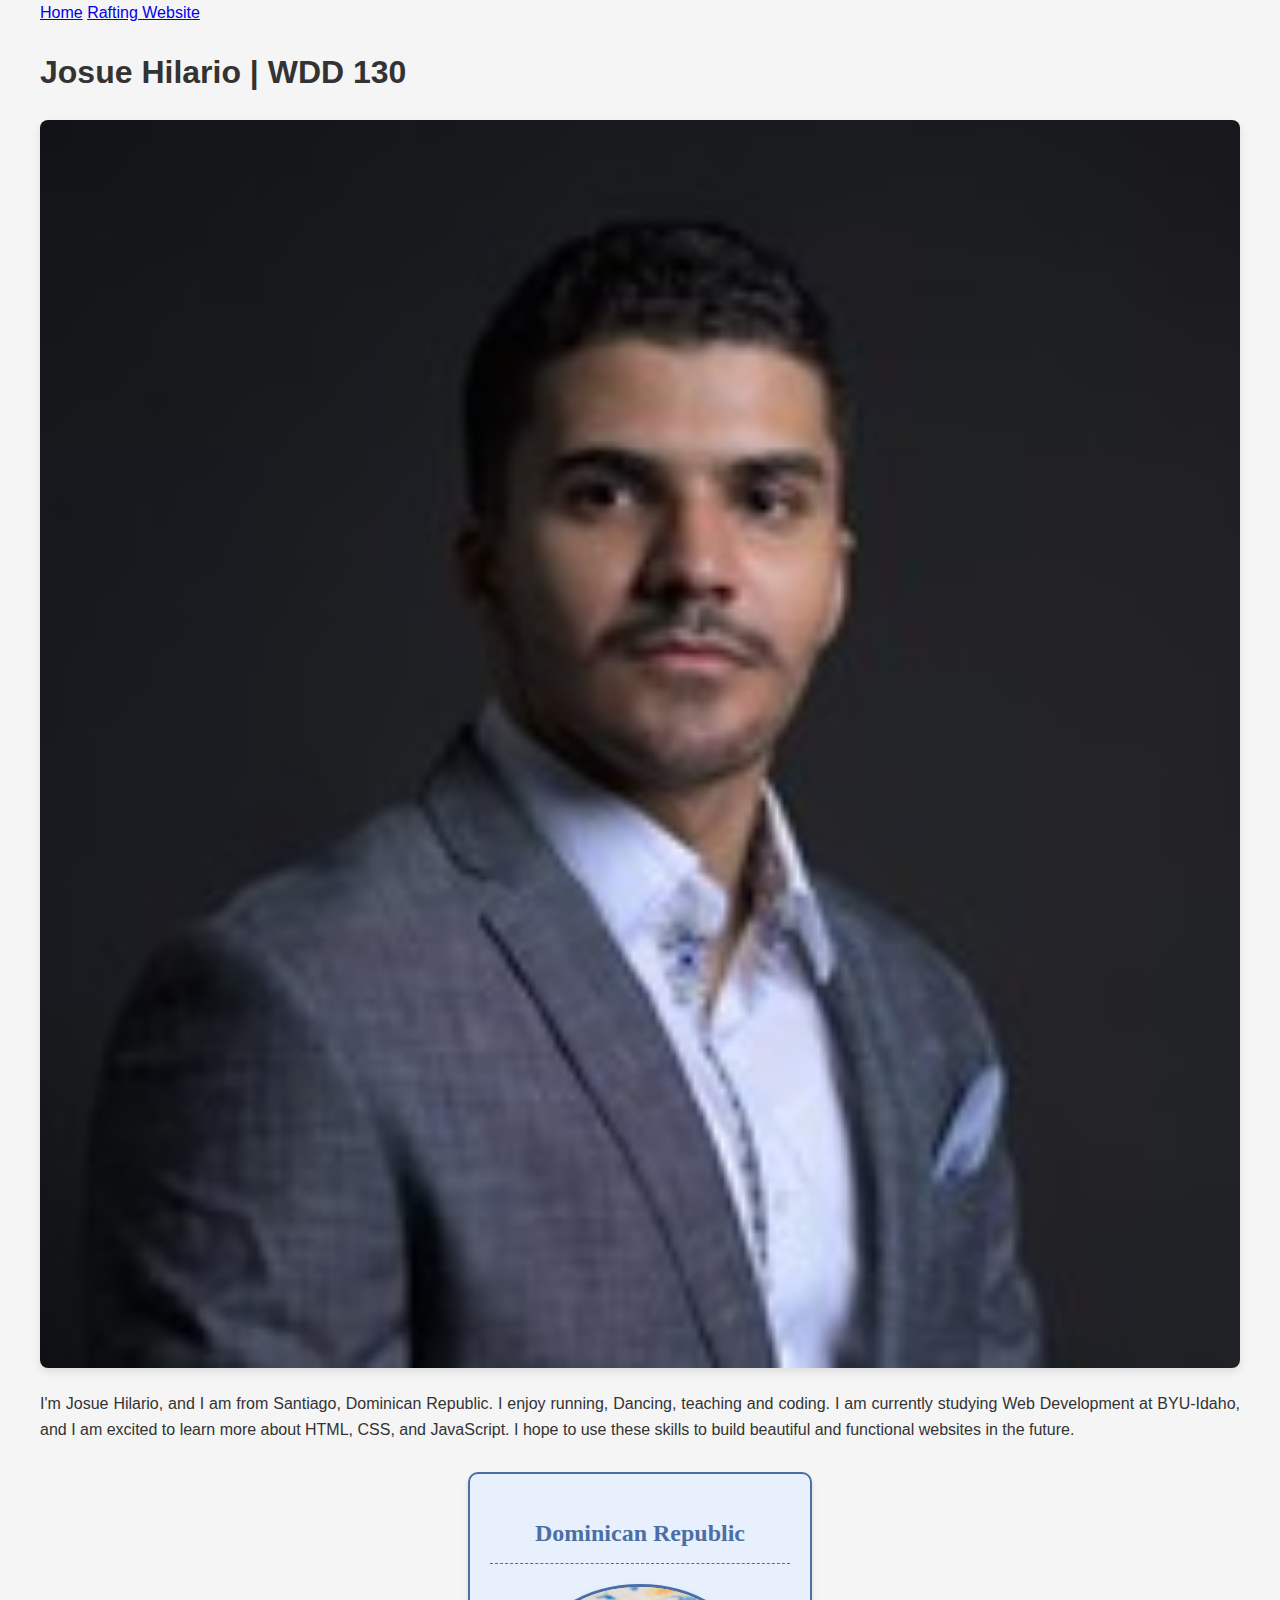
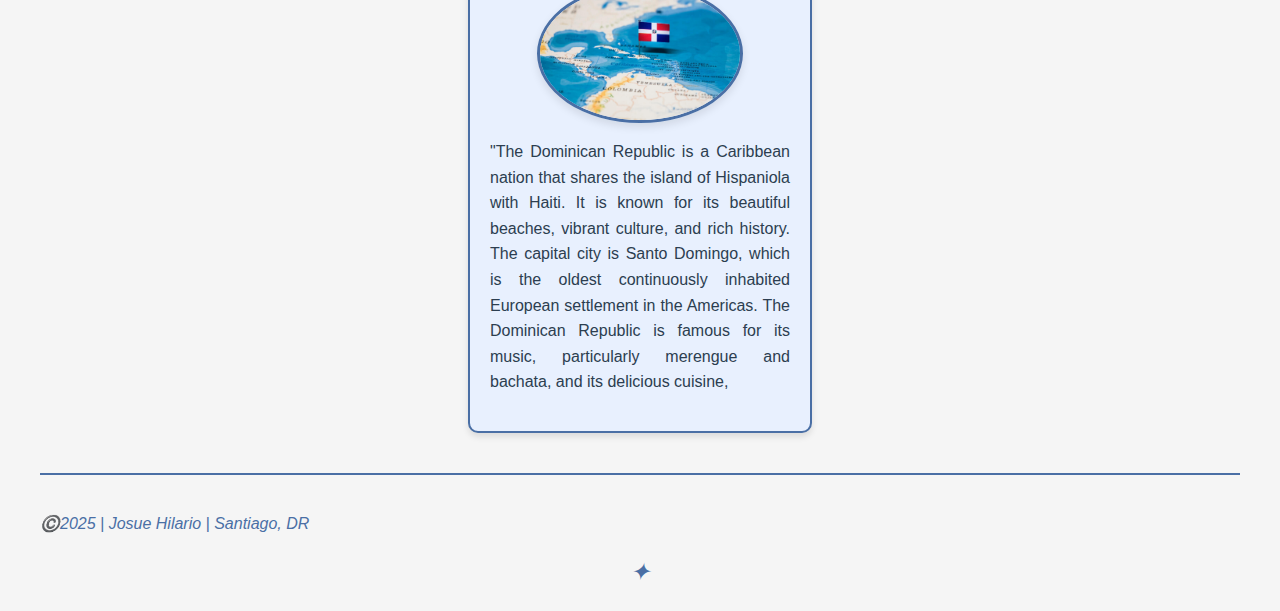
<file: index.html>
<!DOCTYPE html>
<html lang="en-US">
  <head>
    <meta charset="UTF-8">
    <meta name="viewport" content="width=device-width, initial-scale=1.0">
    <title>Josue Hilario | WDD 130</title>
    <link rel="stylesheet" href="styles.css">
    <meta name="description" content="Josue Hilario's BYU-Idaho WDD 130 course home page"/>
    <meta name="author" content="Josue Hilario"/>
  </head>
  
  <body>
<header>
    <nav>
        <a href="#">Home</a>
        <a href="wwr/">Rafting Website</a>

    </nav>
</header>
<main>
    <h1>Josue Hilario | WDD 130</h1>
    <img src="images/josue07.jpg" alt="Josue Hilario" width="200">
    <p>
      I'm Josue Hilario, and I am from Santiago, Dominican Republic. I enjoy running, Dancing, teaching and coding. 
      I am currently studying Web Development at BYU-Idaho, and I am excited to learn more about HTML, CSS, 
      and JavaScript. I hope to use these skills to build beautiful and functional websites in the future.
    </p>
<aside>
      <h2>Dominican Republic</h2>
      <img src="images/Dominican Republic.jpg" alt="Dominican Republic">
      <p>
        "The Dominican Republic is a Caribbean nation that shares the island of Hispaniola with Haiti. 
        It is known for its beautiful beaches, vibrant culture, and rich history. The capital city is Santo Domingo, 
        which is the oldest continuously inhabited European settlement in the Americas.
        The Dominican Republic is famous for its music, particularly merengue and bachata, and its delicious cuisine,
      </p>
    </aside>
<footer>
    <p>©️2025 | Josue Hilario | Santiago, DR</p>
</footer>
  </body>
</html>
</file>
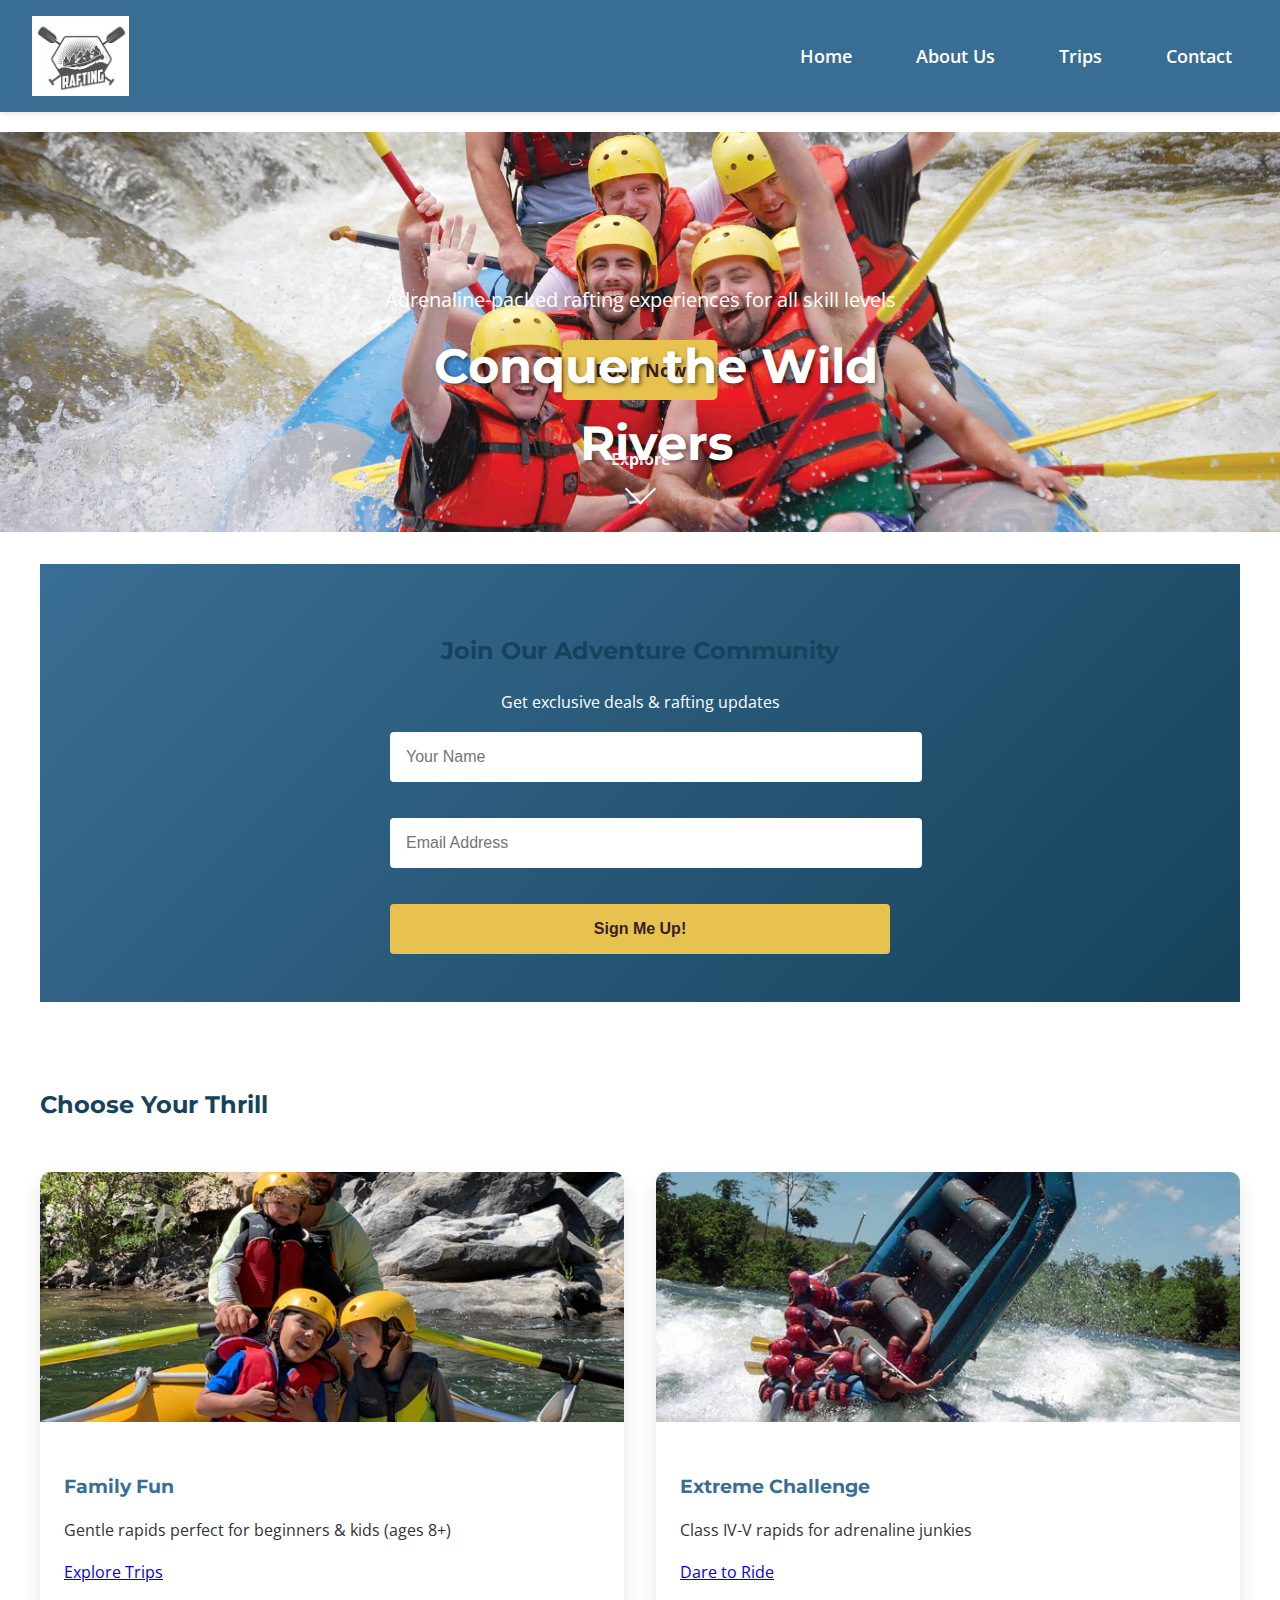
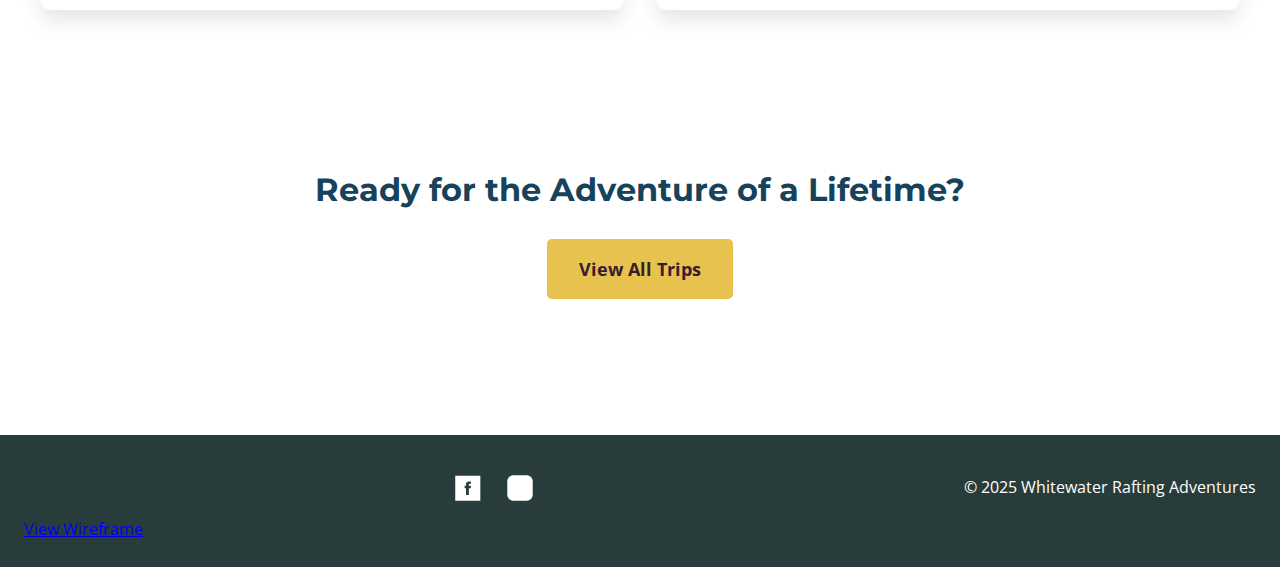
<file: wwr/index.html>
<!DOCTYPE html>
<html lang="en">
<head>
  <meta charset="UTF-8" />
  <meta name="viewport" content="width=device-width, initial-scale=1.0" />
  <title>Epic Whitewater Rafting | Home</title>
  <meta name="description" content="Experience the thrill of Idaho's wildest rapids. Book your adventure today!" />
  <link rel="stylesheet" href="styles/rafting.css" />
  <link href="https://fonts.googleapis.com/css2?family=Montserrat:wght@400;700&family=Open+Sans:wght@400;600&display=swap" rel="stylesheet">
</head>
<body>
  <header>
    <img src="images/logo.png" alt="Rafting Company Logo" class="logo" />
    <nav>
      <ul class="nav-links">
        <li><a href="index.html">Home</a></li>
        <li><a href="about.html">About Us</a></li>
        <li><a href="trips.html">Trips</a></li>
        <li><a href="contact.html">Contact</a></li>
      </ul>
    </nav>
  </header>

  <main>
    <section class="hero">
      <img src="images/hero-fallback.jpg" alt="Rafting Adventure" />
      <div class="hero-content">
        <h1>Conquer the Wild Rivers</h1>
        <p>Adrenaline-packed rafting experiences for all skill levels</p>
        <a href="trips.html" class="cta-button pulse">Book Now</a>
      </div>
      <div class="scroll-down">
        <span>Explore</span>
        <div class="arrow"></div>
      </div>
    </section>

    <div class="container">
      <section class="newsletter-signup">
        <h2>Join Our Adventure Community</h2>
        <p>Get exclusive deals & rafting updates</p>
        <form class="newsletter-form">
          <div class="form-group">
            <input type="text" placeholder="Your Name" required />
          </div>
          <div class="form-group">
            <input type="email" placeholder="Email Address" required />
          </div>
          <button type="submit" class="submit-btn">Sign Me Up!</button>
        </form>
      </section>

      <section class="adventure-grid">
        <h2>Choose Your Thrill</h2>
        <div class="grid-container">
          <div class="grid-item">
            <div class="item-image">
              <img src="images/family-rafting.jpg" alt="Family Rafting" />
            </div>
            <div class="item-content">
              <h3>Family Fun</h3>
              <p>Gentle rapids perfect for beginners & kids (ages 8+)</p>
              <a href="trips.html" class="secondary-btn">Explore Trips</a>
            </div>
          </div>

          <div class="grid-item">
            <div class="item-image">
              <img src="images/extreme-rafting.jpg" alt="Extreme Rafting" />
            </div>
            <div class="item-content">
              <h3>Extreme Challenge</h3>
              <p>Class IV-V rapids for adrenaline junkies</p>
              <a href="trips.html" class="secondary-btn">Dare to Ride</a>
            </div>
          </div>
        </div>
      </section>

      <section class="final-cta">
        <h2>Ready for the Adventure of a Lifetime?</h2>
        <a href="trips.html" class="cta-button">View All Trips</a>
      </section>
    </div>
  </main>

  <footer>
    <div class="social-links">
      <a href="#"><img src="images/facebook.svg" alt="Facebook" /></a>
      <a href="#"><img src="images/instagram.svg" alt="Instagram" /></a>
    </div>
    <p>&copy; 2025 Whitewater Rafting Adventures</p>
    <a href="https://app.moqups.com/W0Yv4KRJ0XniZLmCeqk9Rz2kK48neq4u/view/page/ad64222d5" target="_blank">View Wireframe</a>
  </footer>
</body>
</html>
</file>
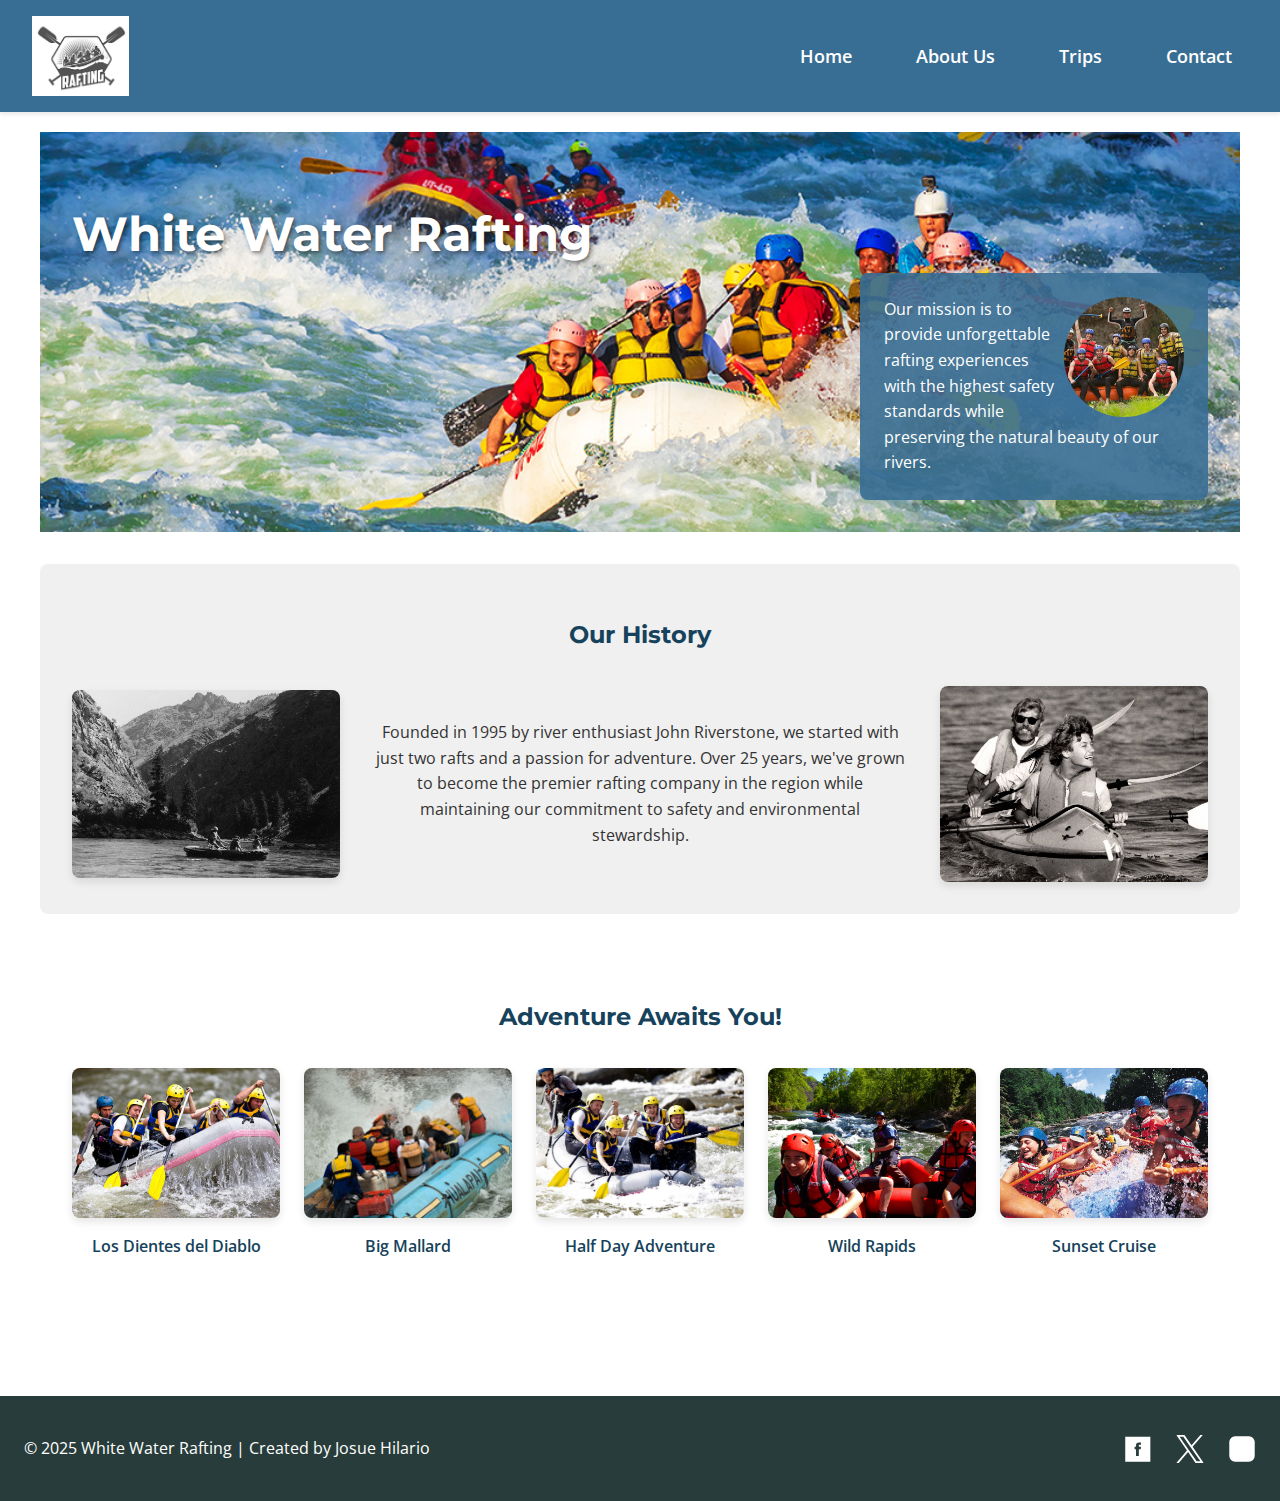
<file: wwr/about.html>
<!DOCTYPE html>
<html lang="en">
<head>
  <meta charset="UTF-8" />
  <meta name="viewport" content="width=device-width, initial-scale=1.0" />
  <title>About Us - White Water Rafting</title>
  <link rel="stylesheet" href="styles/rafting.css" />
  <link href="https://fonts.googleapis.com/css2?family=Montserrat:wght@400;700&family=Open+Sans:wght@400;600&display=swap" rel="stylesheet">
</head>
<body>
  <header>
    <img src="images/logo.png" alt="Rafting Company Logo" class="logo" />
    <nav>
      <ul class="nav-links">
        <li><a href="index.html">Home</a></li>
        <li><a href="about.html">About Us</a></li>
        <li><a href="trips.html">Trips</a></li>
        <li><a href="contact.html">Contact</a></li>
      </ul>
    </nav>
  </header>

  <main>
    <div class="container">
      <div class="hero">
        <img src="images/hero.jpg" alt="Rafting Adventure" />
        <h1>White Water Rafting</h1>
        <article>
          <img src="images/happy-client.jpg" alt="Happy Client" />
          <p>Our mission is to provide unforgettable rafting experiences with the highest safety standards while preserving the natural beauty of our rivers.</p>
        </article>
      </div>

      <section class="history">
        <h2>Our History</h2>
        <div class="history-content">
          <img src="images/history1.jpg" alt="Early Days" />
          <p>Founded in 1995 by river enthusiast John Riverstone, we started with just two rafts and a passion for adventure. Over 25 years, we've grown to become the premier rafting company in the region while maintaining our commitment to safety and environmental stewardship.</p>
          <img src="images/history2.jpg" alt="Current Operations" />
        </div>
      </section>

      <section class="adventures">
        <h2>Adventure Awaits You!</h2>
        <div class="gallery">
          <figure>
            <img src="images/rapid1.jpg" alt="Los Dientes del Diablo" />
            <figcaption>Los Dientes del Diablo</figcaption>
          </figure>
          <figure>
            <img src="images/rapid2.jpg" alt="Big Mallard" />
            <figcaption>Big Mallard</figcaption>
          </figure>
          <figure>
            <img src="images/rapid3.jpg" alt="Half Day Adventure" />
            <figcaption>Half Day Adventure</figcaption>
          </figure>
          <figure>
            <img src="images/rapid4.jpg" alt="Wild Rapids" />
            <figcaption>Wild Rapids</figcaption>
          </figure>
          <figure>
            <img src="images/rapid5.jpg" alt="Sunset Cruise" />
            <figcaption>Sunset Cruise</figcaption>
          </figure>
        </div>
      </section>
    </div>
  </main>

  <footer>
    <p>&copy; 2025 White Water Rafting | Created by Josue Hilario</p>
    <div class="social-links">
      <a href="https://facebook.com" target="_blank"><img src="images/facebook.svg" alt="Facebook" /></a>
      <a href="https://twitter.com" target="_blank"><img src="images/twitter.svg" alt="Twitter" /></a>
      <a href="https://instagram.com" target="_blank"><img src="images/instagram.svg" alt="Instagram" /></a>
    </div>
  </footer>
</body>
</html>
</file>
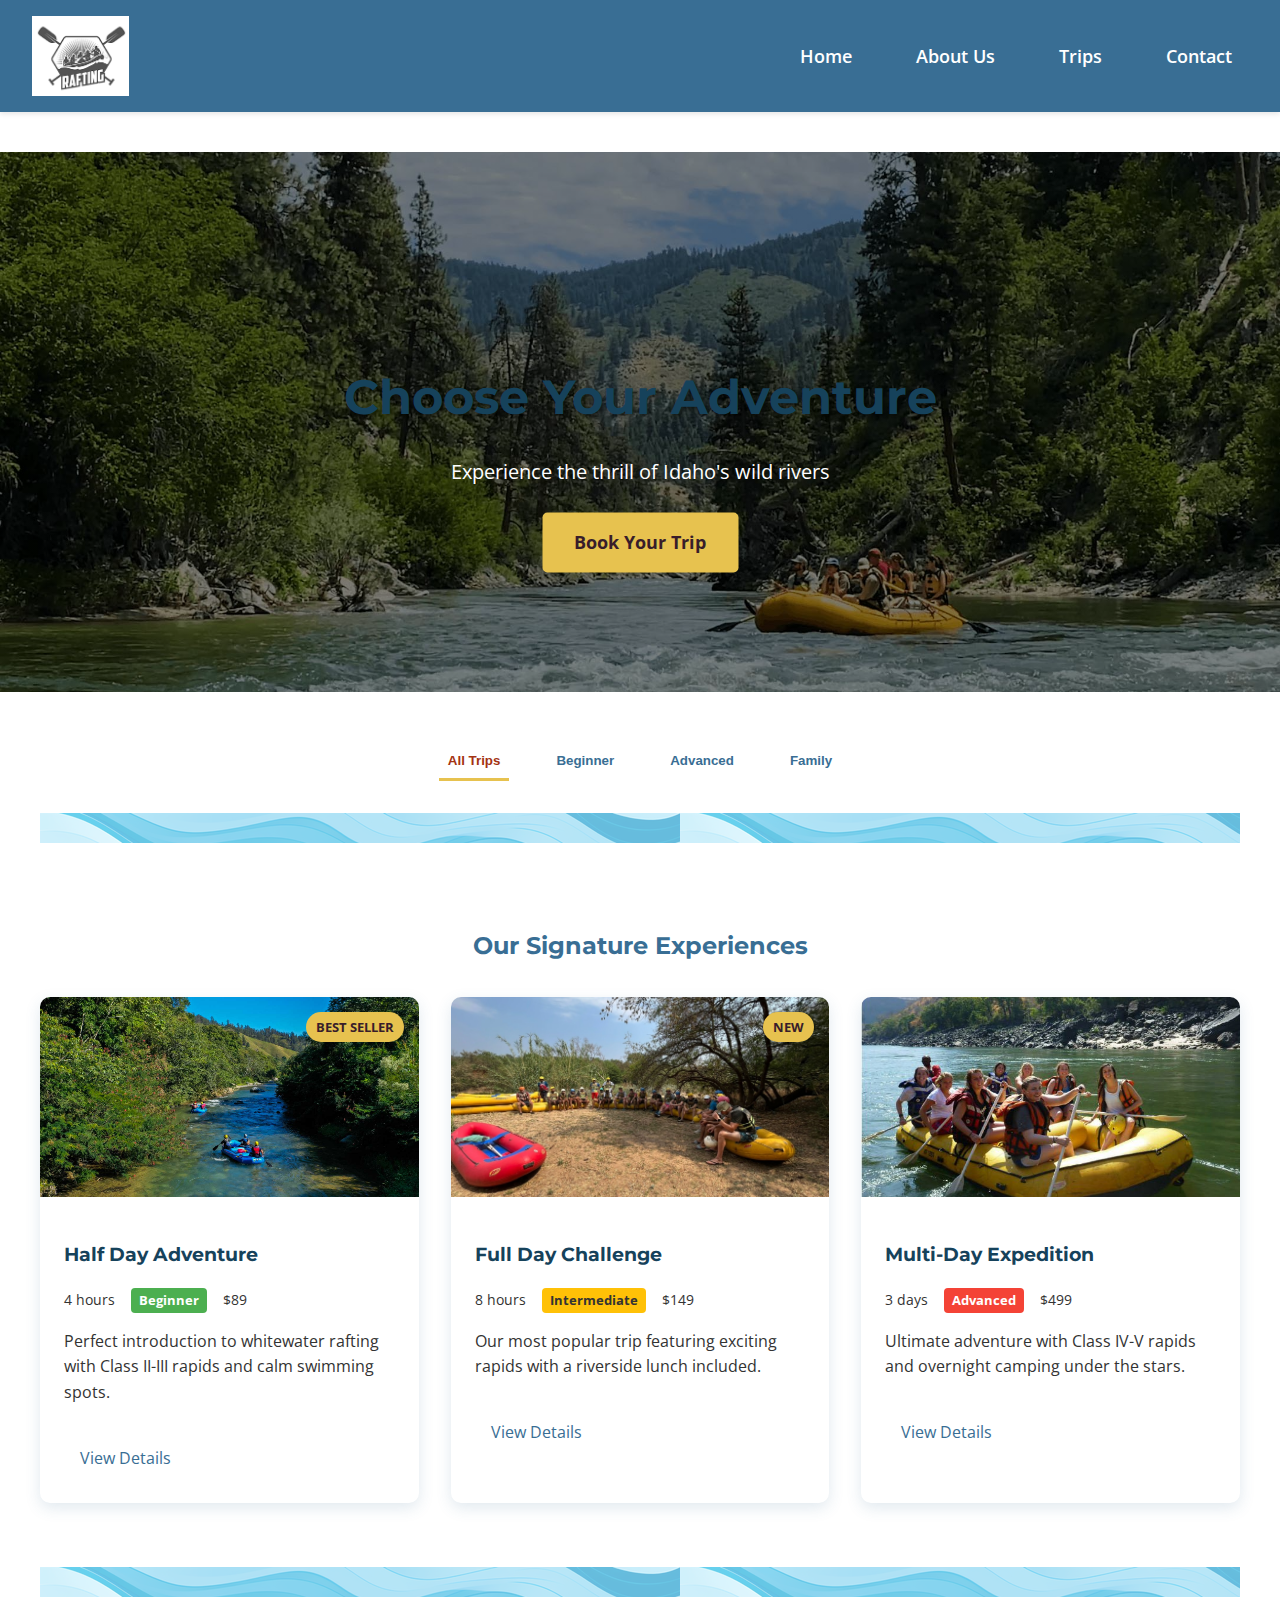
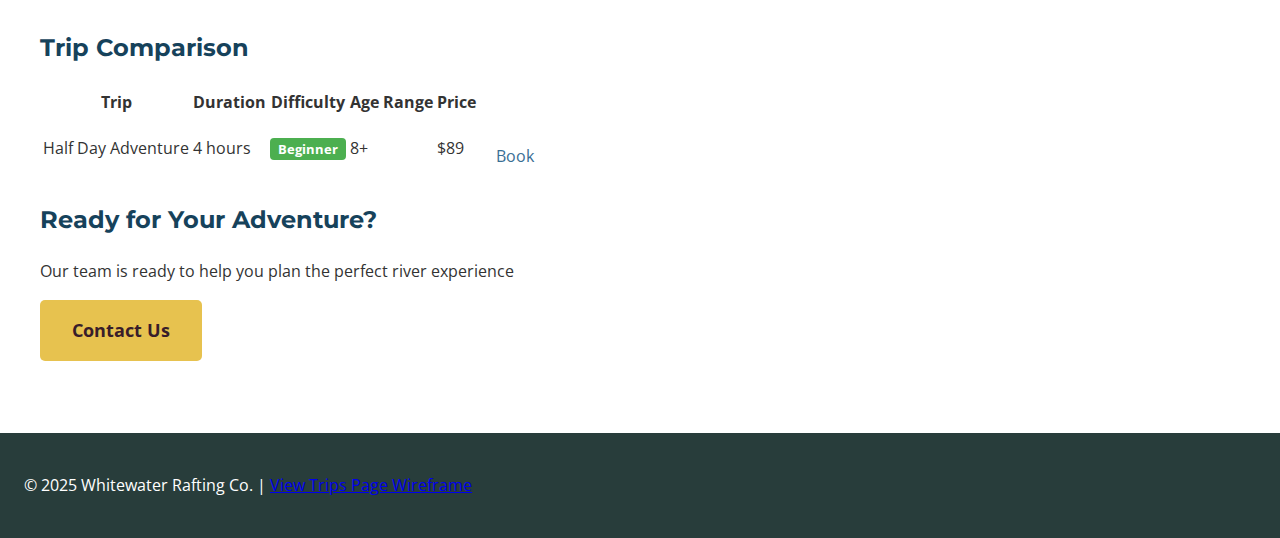
<file: wwr/trips.html>
<!DOCTYPE html>
<html lang="en">
<head>
  <meta charset="UTF-8" />
  <meta name="viewport" content="width=device-width, initial-scale=1.0" />
  <title>Whitewater Rafting Trips | Adventure Packages</title>
  <meta name="description" content="Explore our thrilling rafting adventures. Half-day, full-day, and multi-day expeditions for all skill levels." />
  <link rel="stylesheet" href="styles/rafting.css" />
  <link href="https://fonts.googleapis.com/css2?family=Montserrat:wght@400;700&family=Open+Sans:wght@400;600&display=swap" rel="stylesheet">
</head>
<body>
  <header>
    <img src="images/logo.png" alt="Rafting Company Logo" class="logo" />
    <nav>
      <ul class="nav-links">
        <li><a href="index.html">Home</a></li>
        <li><a href="about.html">About Us</a></li>
        <li><a href="trips.html">Trips</a></li>
        <li><a href="contact.html">Contact</a></li>
      </ul>
    </nav>
  </header>

  <main class="trips-container">
    <!-- Hero Section -->
    <section class="trips-hero">
      <div class="hero-content">
        <h1>Choose Your Adventure</h1>
        <p>Experience the thrill of Idaho's wild rivers</p>
        <a href="contact.html" class="cta-button">Book Your Trip</a>
      </div>
    </section>

    <div class="container">
      <!-- Trip Navigation -->
      <nav class="trip-nav">
        <button class="active">All Trips</button>
        <button>Beginner</button>
        <button>Advanced</button>
        <button>Family</button>
      </nav>

      <div class="river-divider"></div>

      <!-- Featured Trips Grid -->
      <section class="featured-trips">
        <h2 class="section-title">Our Signature Experiences</h2>
        <div class="trip-grid">
          <article class="trip-card">
            <div class="trip-badge">BEST SELLER</div>
            <div class="trip-image">
              <img src="images/trip1.jpg" alt="Half Day Adventure" />
            </div>
            <div class="trip-content">
              <h3>Half Day Adventure</h3>
              <div class="trip-meta">
                <span class="duration">4 hours</span>
                <span class="difficulty beginner">Beginner</span>
                <span class="price">$89</span>
              </div>
              <p>Perfect introduction to whitewater rafting with Class II-III rapids and calm swimming spots.</p>
              <a href="#trip-details" class="btn-secondary">View Details</a>
            </div>
          </article>

          <article class="trip-card">
            <div class="trip-badge">NEW</div>
            <div class="trip-image">
              <img src="images/trip2.jpg" alt="Full Day Challenge" />
            </div>
            <div class="trip-content">
              <h3>Full Day Challenge</h3>
              <div class="trip-meta">
                <span class="duration">8 hours</span>
                <span class="difficulty intermediate">Intermediate</span>
                <span class="price">$149</span>
              </div>
              <p>Our most popular trip featuring exciting rapids with a riverside lunch included.</p>
              <a href="#trip-details" class="btn-secondary">View Details</a>
            </div>
          </article>

          <article class="trip-card">
            <div class="trip-image">
              <img src="images/trip3.jpg" alt="Multi-Day Expedition" />
            </div>
            <div class="trip-content">
              <h3>Multi-Day Expedition</h3>
              <div class="trip-meta">
                <span class="duration">3 days</span>
                <span class="difficulty advanced">Advanced</span>
                <span class="price">$499</span>
              </div>
              <p>Ultimate adventure with Class IV-V rapids and overnight camping under the stars.</p>
              <a href="#trip-details" class="btn-secondary">View Details</a>
            </div>
          </article>
        </div>
      </section>

      <div class="river-divider"></div>

      <!-- Trip Comparison -->
      <section id="trip-details" class="trip-comparison">
        <h2 class="section-title">Trip Comparison</h2>
        <div class="table-container">
          <table class="trip-table">
            <thead>
              <tr>
                <th>Trip</th>
                <th>Duration</th>
                <th>Difficulty</th>
                <th>Age Range</th>
                <th>Price</th>
                <th></th>
              </tr>
            </thead>
            <tbody>
              <tr>
                <td>Half Day Adventure</td>
                <td>4 hours</td>
                <td><span class="difficulty beginner">Beginner</span></td>
                <td>8+</td>
                <td>$89</td>
                <td><a href="contact.html" class="btn-small">Book</a></td>
              </tr>
              <!-- More rows as needed -->
            </tbody>
          </table>
        </div>
      </section>

      <!-- Final CTA -->
      <section class="cta-section">
        <h2>Ready for Your Adventure?</h2>
        <p>Our team is ready to help you plan the perfect river experience</p>
        <a href="contact.html" class="cta-button">Contact Us</a>
      </section>
    </div>
  </main>

  <footer>
    <p>&copy; 2025 Whitewater Rafting Co. |
      <a href="https://app.moqups.com/W0Yv4KRJ0XniZLmCeqk9Rz2kK48neq4u/view/page/a3bcdc50d" target="_blank">View Trips Page Wireframe</a>
    </p>
  </footer>
</body>
</html>
</file>
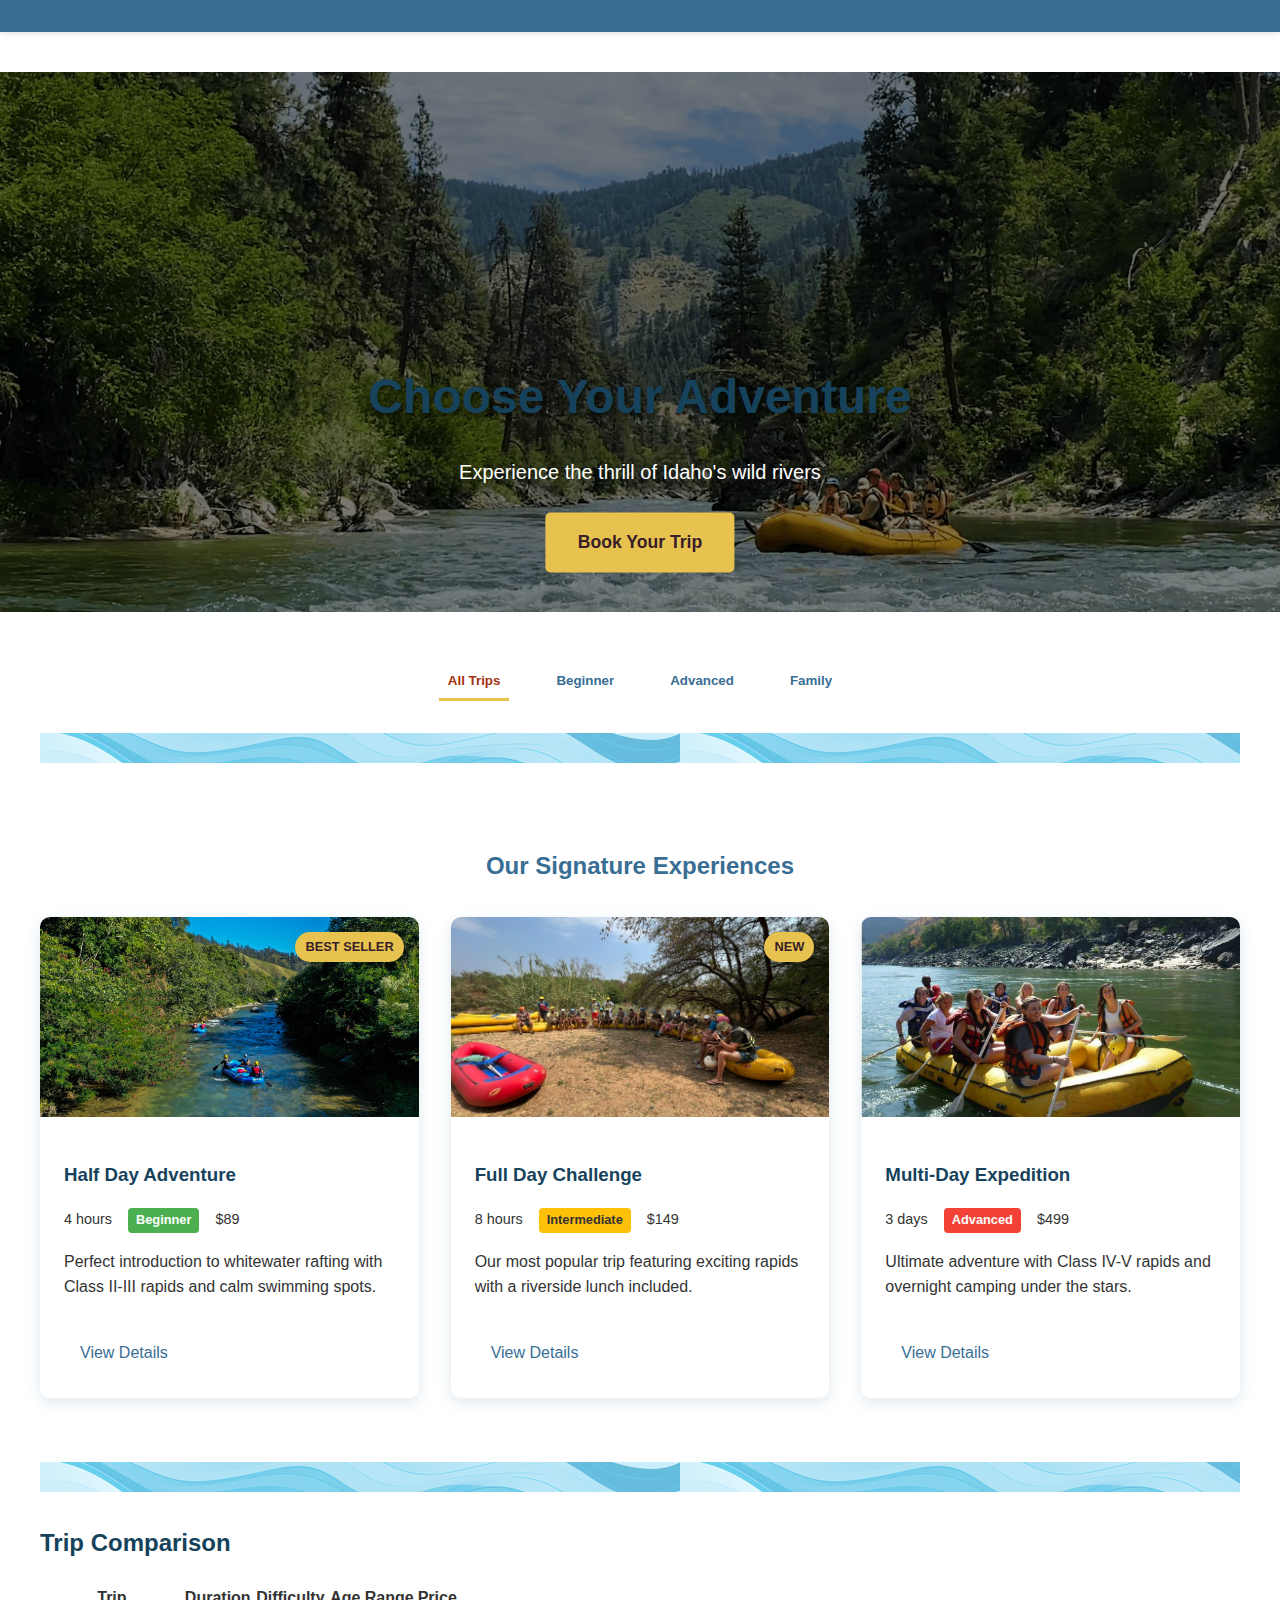
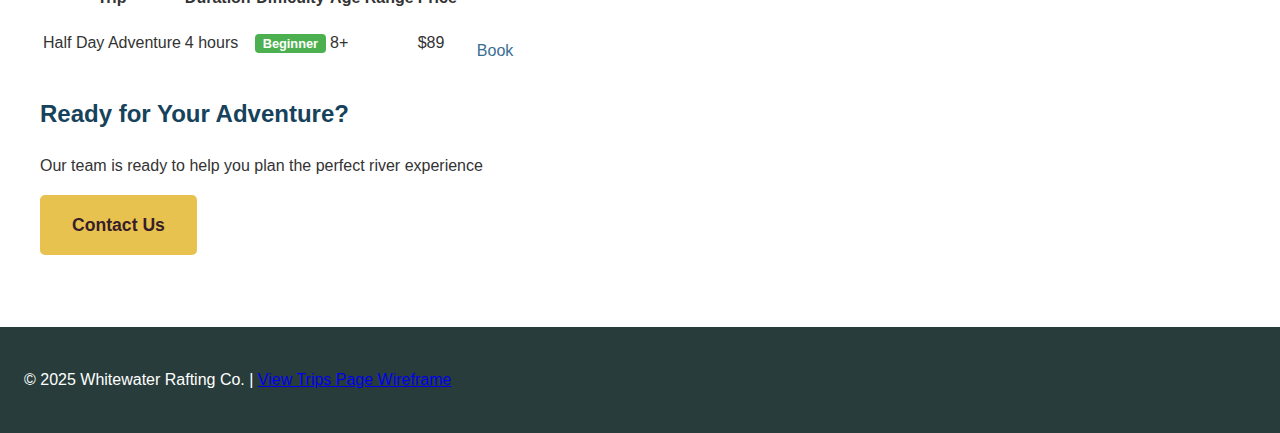
<file: wwr/trips2.html>
<!DOCTYPE html>
<html lang="en">
<head>
  <meta charset="UTF-8" />
  <meta name="viewport" content="width=device-width, initial-scale=1.0" />
  <title>Whitewater Rafting Trips | Adventure Packages</title>
  <meta name="description" content="Explore our thrilling rafting adventures. Half-day, full-day, and multi-day expeditions for all skill levels." />
  <link rel="stylesheet" href="styles/rafting.css" />
</head>
<body>
  <header>
    <!-- Same header as other pages -->
  </header>

  <main class="trips-container">
    <!-- Hero Section -->
    <section class="trips-hero">
      <div class="hero-content">
        <h1>Choose Your Adventure</h1>
        <p>Experience the thrill of Idaho's wild rivers</p>
        <a href="contact.html" class="cta-button">Book Your Trip</a>
      </div>
    </section>

    <div class="container">
      <!-- Trip Navigation -->
      <nav class="trip-nav">
        <button class="active">All Trips</button>
        <button>Beginner</button>
        <button>Advanced</button>
        <button>Family</button>
      </nav>

      <div class="river-divider"></div>

      <!-- Featured Trips Grid -->
      <section class="featured-trips">
        <h2 class="section-title">Our Signature Experiences</h2>
        <div class="trip-grid">
          <article class="trip-card">
            <div class="trip-badge">BEST SELLER</div>
            <div class="trip-image">
              <img src="images/trip1.jpg" alt="Half Day Adventure" />
            </div>
            <div class="trip-content">
              <h3>Half Day Adventure</h3>
              <div class="trip-meta">
                <span class="duration">4 hours</span>
                <span class="difficulty beginner">Beginner</span>
                <span class="price">$89</span>
              </div>
              <p>Perfect introduction to whitewater rafting with Class II-III rapids and calm swimming spots.</p>
              <a href="#trip-details" class="btn-secondary">View Details</a>
            </div>
          </article>

          <article class="trip-card">
            <div class="trip-badge">NEW</div>
            <div class="trip-image">
              <img src="images/trip2.jpg" alt="Full Day Challenge" />
            </div>
            <div class="trip-content">
              <h3>Full Day Challenge</h3>
              <div class="trip-meta">
                <span class="duration">8 hours</span>
                <span class="difficulty intermediate">Intermediate</span>
                <span class="price">$149</span>
              </div>
              <p>Our most popular trip featuring exciting rapids with a riverside lunch included.</p>
              <a href="#trip-details" class="btn-secondary">View Details</a>
            </div>
          </article>

          <article class="trip-card">
            <div class="trip-image">
              <img src="images/trip3.jpg" alt="Multi-Day Expedition" />
            </div>
            <div class="trip-content">
              <h3>Multi-Day Expedition</h3>
              <div class="trip-meta">
                <span class="duration">3 days</span>
                <span class="difficulty advanced">Advanced</span>
                <span class="price">$499</span>
              </div>
              <p>Ultimate adventure with Class IV-V rapids and overnight camping under the stars.</p>
              <a href="#trip-details" class="btn-secondary">View Details</a>
            </div>
          </article>
        </div>
      </section>

      <div class="river-divider"></div>

      <!-- Trip Comparison -->
      <section id="trip-details" class="trip-comparison">
        <h2 class="section-title">Trip Comparison</h2>
        <div class="table-container">
          <table class="trip-table">
            <thead>
              <tr>
                <th>Trip</th>
                <th>Duration</th>
                <th>Difficulty</th>
                <th>Age Range</th>
                <th>Price</th>
                <th></th>
              </tr>
            </thead>
            <tbody>
              <tr>
                <td>Half Day Adventure</td>
                <td>4 hours</td>
                <td><span class="difficulty beginner">Beginner</span></td>
                <td>8+</td>
                <td>$89</td>
                <td><a href="contact.html" class="btn-small">Book</a></td>
              </tr>
              <!-- More rows as needed -->
            </tbody>
          </table>
        </div>
      </section>

      <!-- Final CTA -->
      <section class="cta-section">
        <h2>Ready for Your Adventure?</h2>
        <p>Our team is ready to help you plan the perfect river experience</p>
        <a href="contact.html" class="cta-button">Contact Us</a>
      </section>
    </div>
  </main>

  <footer>
    <p>&copy; 2025 Whitewater Rafting Co. |
      <a href="https://app.moqups.com/W0Yv4KRJ0XniZLmCeqk9Rz2kK48neq4u/view/page/a3bcdc50d" target="_blank">View Trips Page Wireframe</a>
    </p>
  </footer>
</body>
</html>
</file>
<file: styles.css>
/* Main Structure */
body {
    font-family: 'Segoe UI', Tahoma, Geneva, Verdana, sans-serif;
    line-height: 1.6;
    color: #333;
    max-width: 1200px;
    margin: 0 auto;
    background-color: #f5f5f5;
}

/* Main Content Images */
main img {
    width: 100%;
    height: auto;
    border-radius: 8px;
    box-shadow: 0 4px 8px rgba(0, 0, 0, 0.1);
    transition: transform 0.3s ease;
}

main img:hover {
    transform: scale(1.02);
}

/* Aside Styling - Creative Info Box */
aside {
    width: 300px;
    margin: 30px auto;
    border: 2px solid #4a6fa5;
    border-radius: 10px;
    padding: 20px;
    background-color: #e8f0fe;
    color: #2c3e50;
    box-shadow: 0 4px 6px rgba(0, 0, 0, 0.1);
}

aside h2 {
    color: #4a6fa5;
    text-align: center;
    border-bottom: 1px dashed #4a6fa5;
    padding-bottom: 10px;
    font-family: 'Georgia', serif;
}

/* Aside Image - Profile Highlight */
aside img {
    width: 200px;
    height: auto;
    display: block;
    margin: 15px auto;
    border-radius: 50%;
    border: 3px solid #4a6fa5;
}

/* Paragraphs */
p {
    padding: 0;
    text-align: justify;
}

/* Footer - Clean Finish */
footer {
    margin-top: 40px;
    border-top: 2px solid #4a6fa5;
    text-align: center;
    padding: 20px 0;
    color: #4a6fa5;
    font-style: italic;
}

/* Creative Touches */
@keyframes fadeIn {
    from { opacity: 0; }
    to { opacity: 1; }
}

aside {
    animation: fadeIn 1s ease-in;
}

footer::after {
    content: "✦";
    display: block;
    font-size: 24px;
    margin-top: 10px;
    color: #4a6fa5;
}
</file>
<file: wwr/styles/rafting.css>
/*Contact page*/
.contact-hero {
    background: url('../images/rafting-hero.jpg') center/cover;
    height: 300px;
    display: flex;
    align-items: center;
    justify-content: center;
    position: relative;
    margin-bottom: 2rem;
}

.contact-hero::after {
    content: '';
    position: absolute;
    top: 0;
    left: 0;
    width: 100%;
    height: 100%;
    background: rgba(57, 110, 148, 0.7);
}

.contact-hero h1 {
    color: white;
    font-size: 3rem;
    position: relative;
    z-index: 1;
    text-shadow: 2px 2px 4px rgba(0,0,0,0.5);
}

.contact-grid {
    display: grid;
    grid-template-columns: 1fr 1fr;
    gap: 30px;
    margin: 40px 0;
}

.contact-info {
    background: white;
    padding: 30px;
    border-radius: 8px;
    box-shadow: 0 5px 15px rgba(0,0,0,0.1);
}

.contact-info h2 {
    color: var(--accent);
    border-bottom: 2px solid var(--secondary);
    padding-bottom: 10px;
}

.contact-form {
    background: white;
    padding: 30px;
    border-radius: 8px;
    box-shadow: 0 5px 15px rgba(0,0,0,0.1);
}

.form-group {
    margin-bottom: 20px;
}

.contact-form label {
    display: block;
    margin-bottom: 5px;
    font-weight: bold;
    color: var(--primary);
}

.contact-form input, 
.contact-form textarea, 
.contact-form select {
    width: 100%;
    padding: 10px;
    border: 1px solid #ddd;
    border-radius: 4px;
    font-family: inherit;
}

.submit-btn {
    background-color: var(--accent);
    color: white;
    border: none;
    padding: 12px 25px;
    border-radius: 4px;
    cursor: pointer;
    font-size: 1rem;
    transition: background-color 0.3s;
    width: 100%;
}

.submit-btn:hover {
    background-color: var(--dark);
}

.map-container {
    margin-top: 40px;
    border-radius: 8px;
    overflow: hidden;
    box-shadow: 0 5px 15px rgba(0,0,0,0.1);
}

.team-section {
    margin: 3rem 0;
    text-align: center;
}

.team-section h2 {
    color: var(--primary);
    margin-bottom: 2rem;
}

.employee-profiles {
    display: flex;
    justify-content: center;
    gap: 2rem;
    flex-wrap: wrap;
}

.employee {
    text-align: center;
    max-width: 200px;
}

.employee img {
    width: 150px;
    height: 150px;
    border-radius: 50%;
    object-fit: cover;
    border: 3px solid var(--accent);
    margin-bottom: 1rem;
}

.employee figcaption span {
    color: var(--secondary);
    font-size: 0.9rem;
}

@media (max-width: 768px) {
    .contact-grid {
        grid-template-columns: 1fr;
    }
    
    .employee-profiles {
        flex-direction: column;
        align-items: center;
    }
}
footer .sociallinks img {
    width: 32px;
    height: 32px;
    object-fit: contain;
}
/*about us page*/
:root {
  --primary-color: #396e94;
  --secondary-color: #3a7ca5;
  --accent-color: #d9bf77;
  --dark-color: #16425b;
  --light-color: #f0f0f0;
  --text-dark: #333;
  --text-light: #fff;
}

body {
  font-family: 'Open Sans', sans-serif;
  line-height: 1.6;
  color: var(--text-dark);
  margin: 0;
  padding: 0;
}

.container {
  max-width: 1200px;
  margin: 0 auto;
  padding: 0 20px;
}

h1, h2, h3 {
  font-family: 'Montserrat', sans-serif;
  color: var(--dark-color);
}

header {
  display: grid;
  grid-template-columns: auto 1fr;
  align-items: center;
  background-color: var(--primary-color);
  padding: 1rem 2rem;
  box-shadow: 0 2px 5px rgba(0,0,0,0.1);
}

.logo {
  height: 80px;
  width: auto;
}

.nav-links {
  display: flex;
  justify-content: flex-end;
  list-style: none;
  margin: 0;
  padding: 0;
  gap: 2rem;
}

.nav-links a {
  color: var(--text-light);
  text-decoration: none;
  font-weight: 600;
  font-size: 1.1rem;
  padding: 0.5rem 1rem;
  border-radius: 4px;
  transition: all 0.3s ease;
}

.nav-links a:hover {
  background-color: var(--accent-color);
  color: var(--dark-color);
}

.hero {
  position: relative;
  margin-bottom: 2rem;
}

.hero img {
  width: 100%;
  height: 400px;
  object-fit: cover;
  display: block;
}

.hero h1 {
  position: absolute;
  top: 2rem;
  left: 2rem;
  color: var(--text-light);
  font-size: 3rem;
  text-shadow: 2px 2px 4px rgba(0,0,0,0.5);
}

.hero article {
  position: absolute;
  bottom: 2rem;
  right: 2rem;
  width: 300px;
  background-color: rgba(57, 110, 148, 0.9);
  padding: 1.5rem;
  border-radius: 8px;
}

.hero article img {
  float: right;
  width: 120px;
  height: 120px;
  object-fit: cover;
  border-radius: 50%;
  margin-left: 1rem;
  shape-outside: circle();
}

.hero article p {
  color: var(--text-light);
  margin: 0;
}

.history {
  padding: 2rem;
  margin: 2rem 0;
  background-color: var(--light-color);
  border-radius: 8px;
}

.history h2 {
  text-align: center;
  margin-bottom: 2rem;
}

.history-content {
  display: grid;
  grid-template-columns: 1fr 2fr 1fr;
  gap: 2rem;
  align-items: center;
}

.history-content img {
  width: 100%;
  border-radius: 8px;
  box-shadow: 0 4px 8px rgba(0,0,0,0.1);
}

.history-content p {
  text-align: center;
  margin: 0;
}

.adventures {
  padding: 2rem;
  margin: 2rem 0;
}

.adventures h2 {
  text-align: center;
  margin-bottom: 2rem;
}

.gallery {
  display: flex;
  flex-wrap: wrap;
  justify-content: space-between;
  gap: 1.5rem;
}

.gallery figure {
  flex: 1 1 200px;
  margin: 0;
  text-align: center;
  transition: transform 0.3s ease;
}

.gallery figure:hover {
  transform: translateY(-5px);
}

.gallery img {
  width: 100%;
  height: 150px;
  object-fit: cover;
  border-radius: 8px;
  box-shadow: 0 4px 8px rgba(0,0,0,0.1);
}

.gallery figcaption {
  margin-top: 0.5rem;
  font-weight: 600;
  color: var(--dark-color);
}

footer {
  display: grid;
  grid-template-columns: 1fr auto;
  align-items: center;
  background-color: #283d3b;
  color: white;
  padding: 1.5rem;
  margin-top: 2rem;
}

.social-links {
  display: flex;
  gap: 1.5rem;
  justify-content: center;
  margin-top: 0.5rem;
}

.social-links img {
  width: 28px;
  height: 28px;
  transition: all 0.3s ease;
  filter: brightness(0) invert(1);
}

.social-links img:hover {
  transform: scale(1.15);
}

@media (max-width: 768px) {
  header {
    grid-template-columns: 1fr;
    justify-items: center;
  }

  .nav-links {
    justify-content: center;
    margin-top: 1rem;
  }

  .hero h1 {
    font-size: 2rem;
    top: 1rem;
    left: 1rem;
  }

  .hero article {
    position: static;
    width: auto;
    margin-top: 1rem;
  }

  .history-content {
    grid-template-columns: 1fr;
  }

  .history-content p {
    grid-row: 2;
  }

  .gallery figure {
    flex: 1 1 150px;
  }

  footer {
    grid-template-columns: 1fr;
    text-align: center;
    gap: 1rem;
  }

  .social-links {
    justify-content: center;
  }

  .social-links a {
    background: #c44536;
    padding: 8px;
    border-radius: 50%;
  }
}
/*HOME PAGE*/
/* ===== HOME PAGE STYLES ===== */

.container {
    max-width: 1200px;
    margin: 0 auto;
    padding: 0 20px;
}

/* ===== HEADER FIX ===== */
.main-header {
    position: relative;
    z-index: 1000;
    background: #381D2A;
    width: 100%;
    padding: 10px 0;
}

.logo img {
    height: auto;
    width: 80px;
    display: block;
    position: relative;
    z-index: 1001;
}

/* ===== HERO FIX ===== */
.hero {
    position: relative;
    z-index: 1;
    margin-top: -20px;
}

.hero-image {
    width: 100%;
    height: 100vh;
    overflow: hidden;
    position: relative;
}

.hero-image img {
    width: 100%;
    height: 100%;
    object-fit: cover;
    object-position: center;
}

.hero-content {
    position: absolute;
    top: 50%;
    left: 50%;
    transform: translate(-50%, -50%);
    z-index: 10;
    text-align: center;
    color: white;
}

.hero-content h1 {
    font-size: 3rem;
    margin-bottom: 1rem;
}

.hero-content p {
    font-size: 1.25rem;
    margin-bottom: 1.5rem;
}

.cta-button {
    background-color: #E7C24F;
    color: #381D2A;
    padding: 1rem 2rem;
    border: none;
    border-radius: 5px;
    font-weight: bold;
    font-size: 1.1rem;
    text-decoration: none;
    display: inline-block;
    transition: all 0.3s ease;
}

.cta-button:hover {
    background-color: #d4b143;
    transform: translateY(-3px);
    box-shadow: 0 5px 15px rgba(0,0,0,0.2);
}

.scroll-down {
    position: absolute;
    bottom: 2rem;
    left: 50%;
    transform: translateX(-50%);
    color: white;
    font-weight: bold;
    text-align: center;
}

.arrow {
    width: 20px;
    height: 20px;
    border-bottom: 2px solid white;
    border-right: 2px solid white;
    transform: rotate(45deg);
    margin: 0 auto;
    margin-top: 5px;
}

/* ===== CONTENT SPACING ===== */
main {
    padding: 40px 0;
}

/* ===== NEWSLETTER SECTION ===== */
.newsletter-signup {
    background: linear-gradient(135deg, #396E94, #16425B);
    padding: 3rem 1rem;
    color: white;
    text-align: center;
}

.newsletter-form {
    max-width: 500px;
    margin: 0 auto;
}

.newsletter-form input {
    padding: 1rem;
    border: none;
    border-radius: 4px;
    font-size: 1rem;
    margin-bottom: 1rem;
    width: 100%;
}

.submit-btn {
    background: #E7C24F;
    color: #381D2A;
    border: none;
    padding: 1rem;
    font-weight: bold;
    border-radius: 4px;
    cursor: pointer;
    transition: all 0.3s;
    width: 100%;
}

.submit-btn:hover {
    background: #d4b143;
    transform: translateY(-3px);
    box-shadow: 0 5px 15px rgba(0,0,0,0.2);
}

/* ===== ADVENTURE GRID ===== */
.adventure-grid {
    padding: 4rem 0;
}

.grid-container {
    display: grid;
    grid-template-columns: repeat(auto-fit, minmax(300px, 1fr));
    gap: 2rem;
    margin-top: 3rem;
}

.grid-item {
    border-radius: 10px;
    overflow: hidden;
    box-shadow: 0 10px 20px rgba(0,0,0,0.1);
    transition: all 0.4s ease;
    background: white;
}

.grid-item:hover {
    transform: translateY(-10px);
    box-shadow: 0 15px 30px rgba(0,0,0,0.2);
}

.item-image img {
    width: 100%;
    height: 250px;
    object-fit: cover;
    transition: transform 0.5s;
}

.grid-item:hover .item-image img {
    transform: scale(1.05);
}

.item-content {
    padding: 1.5rem;
}

.item-content h3 {
    color: #396E94;
    margin-bottom: 0.5rem;
}

/* ===== FINAL CTA ===== */
.final-cta {
    text-align: center;
    padding: 4rem 0;
}

.final-cta h2 {
    font-size: 2rem;
    margin-bottom: 1.5rem;
}

/* ===== ANIMATIONS ===== */
@keyframes fadeIn {
    to { opacity: 1; }
}

@keyframes fadeInDown {
    from {
        opacity: 0;
        transform: translateY(-30px);
    }
    to {
        opacity: 1;
        transform: translateY(0);
    }
}

@keyframes fadeInUp {
    to {
        opacity: 1;
        transform: translateY(0);
    }
}

/* ===== RESPONSIVE ADJUSTMENTS ===== */
@media (max-width: 768px) {
    .hero {
        height: 60vh;
        min-height: 400px;
    }

    .grid-container {
        grid-template-columns: 1fr;
    }

    .cta-button {
        width: 100%;
    }
}
/* ===== CONTAINER CLASS (Global) ===== */
.container {
    max-width: 1200px;
    margin: 0 auto;
    padding: 0 20px;
}

/* ===== TRIPS PAGE STYLES ===== */

/* Hero Section */
.trips-hero {
    background: linear-gradient(rgba(0, 0, 0, 0.5), rgba(0, 0, 0, 0.5)),
                url('../images/trips-hero.jpg') center/cover no-repeat;
    height: 60vh;
    display: flex;
    align-items: center;
    justify-content: center;
    text-align: center;
    color: white;
    margin-bottom: 3rem;
}

.hero-content h1 {
    font-size: 3rem;
    margin-bottom: 1rem;
    text-shadow: 2px 2px 4px rgba(0, 0, 0, 0.5);
}

/* Navigation Tabs */
.trip-nav {
    display: flex;
    justify-content: center;
    margin: 2rem 0;
    gap: 0.5rem;
}

.trip-nav button {
    background: none;
    border: none;
    padding: 0.8rem 1.5rem;
    cursor: pointer;
    font-weight: 600;
    color: #396E94;
    position: relative;
}

.trip-nav button.active {
    color: #A43312;
}

.trip-nav button.active::after {
    content: '';
    position: absolute;
    bottom: 0;
    left: 15%;
    width: 70%;
    height: 3px;
    background: #E7C24F;
}

/* River Divider */
.river-divider {
    height: 30px;
    background: url('../images/wave-pattern.png') repeat-x;
    margin: 2rem 0;
    opacity: 0.6;
}

/* Featured Trips */
.featured-trips {
    padding: 2rem 0;
}

.featured-trips h2 {
    text-align: center;
    margin-bottom: 2rem;
    color: #396E94;
}

.trip-grid {
    display: grid;
    grid-template-columns: repeat(auto-fit, minmax(300px, 1fr));
    gap: 2rem;
}

.trip-card {
    background: white;
    border-radius: 10px;
    overflow: hidden;
    box-shadow: 0 5px 15px rgba(57, 110, 148, 0.15);
    transition: all 0.3s ease;
    position: relative;
}

.trip-card:hover {
    transform: translateY(-5px);
    box-shadow: 0 8px 25px rgba(57, 110, 148, 0.25);
}

.trip-badge {
    position: absolute;
    top: 15px;
    right: 15px;
    background: #E7C24F;
    color: #381D2A;
    padding: 5px 10px;
    border-radius: 20px;
    font-weight: bold;
    font-size: 0.8rem;
}

.trip-image {
    height: 200px;
    overflow: hidden;
}

.trip-image img {
    width: 100%;
    height: 100%;
    object-fit: cover;
    transition: transform 0.5s ease;
}

.trip-card:hover .trip-image img {
    transform: scale(1.05);
}

.trip-content {
    padding: 1.5rem;
}

.trip-meta {
    display: flex;
    gap: 1rem;
    margin: 0.5rem 0;
    font-size: 0.9rem;
}

.duration, .price {
    color: #333;
}

.difficulty {
    font-weight: bold;
    padding: 2px 8px;
    border-radius: 4px;
    font-size: 0.8rem;
}

.difficulty.beginner {
    background-color: #4CAF50;
    color: white;
}

.difficulty.intermediate {
    background-color: #FFC107;
    color: #333;
}

.difficulty.advanced {
    background-color: #F44336;
    color: white;
}

/* Buttons */
.btn-secondary,
.btn-small {
    display: inline-block;
    margin-top: 1rem;
    padding: 0.5rem 1rem;
    background: white;
    color: #396E94;
    text-decoration: none;
}
</file>
